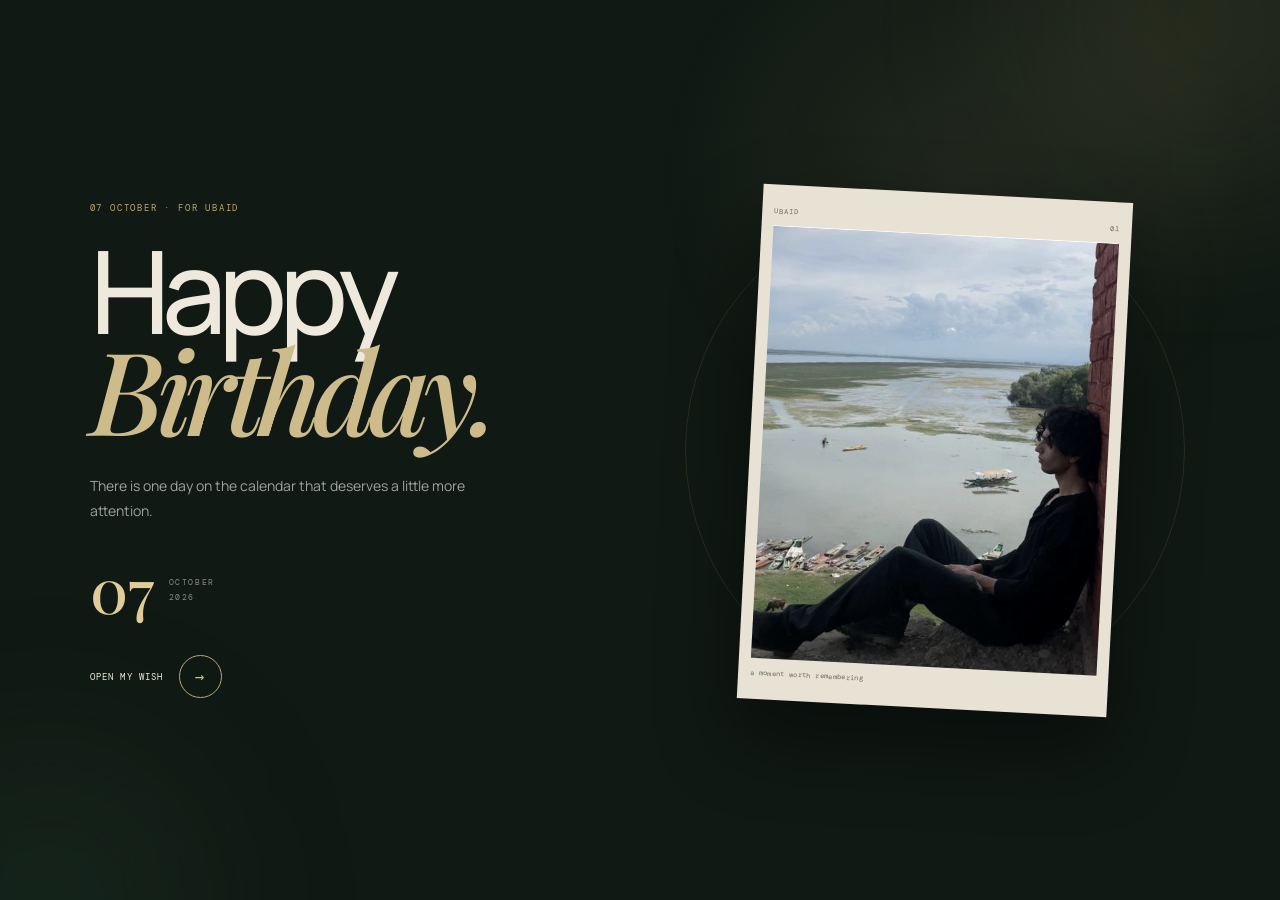
<file: index.html>
<!DOCTYPE html>
<html lang="en">
<head>
    <meta charset="UTF-8">
    <meta name="viewport" content="width=device-width, initial-scale=1.0">

    <title>For Ubaid</title>

    <link rel="stylesheet" href="style7.css">
</head>

<body>

    <div class="background-circle circle-1"></div>
    <div class="background-circle circle-2"></div>

    <main class="home">

        <div class="home-text">

            <p class="small-title">
                07 OCTOBER · FOR UBAID
            </p>

            <h1>
                Happy
                <span>Birthday.</span>
            </h1>

            <p class="intro">
                There is one day on the calendar
                that deserves a little more attention.
            </p>

            <div class="date">
                <strong>07</strong>

                <div>
                    <span>OCTOBER</span>
                    <span>2026</span>
                </div>
            </div>

            <a href="wish.html" class="button">
                <span>Open my wish</span>
                <b>→</b>
            </a>

        </div>


        <div class="photo-area">

            <div class="ring"></div>

            <div class="photo-card">

                <div class="photo-header">
                    <span>UBAID</span>
                    <span>01</span>
                </div>

                <img src="Screenshot 2026-10-06 102409.png"
                >

                <div class="photo-footer">
                    a moment worth remembering
                </div>

            </div>

        </div>

    </main>

</body>
</html>
</file>
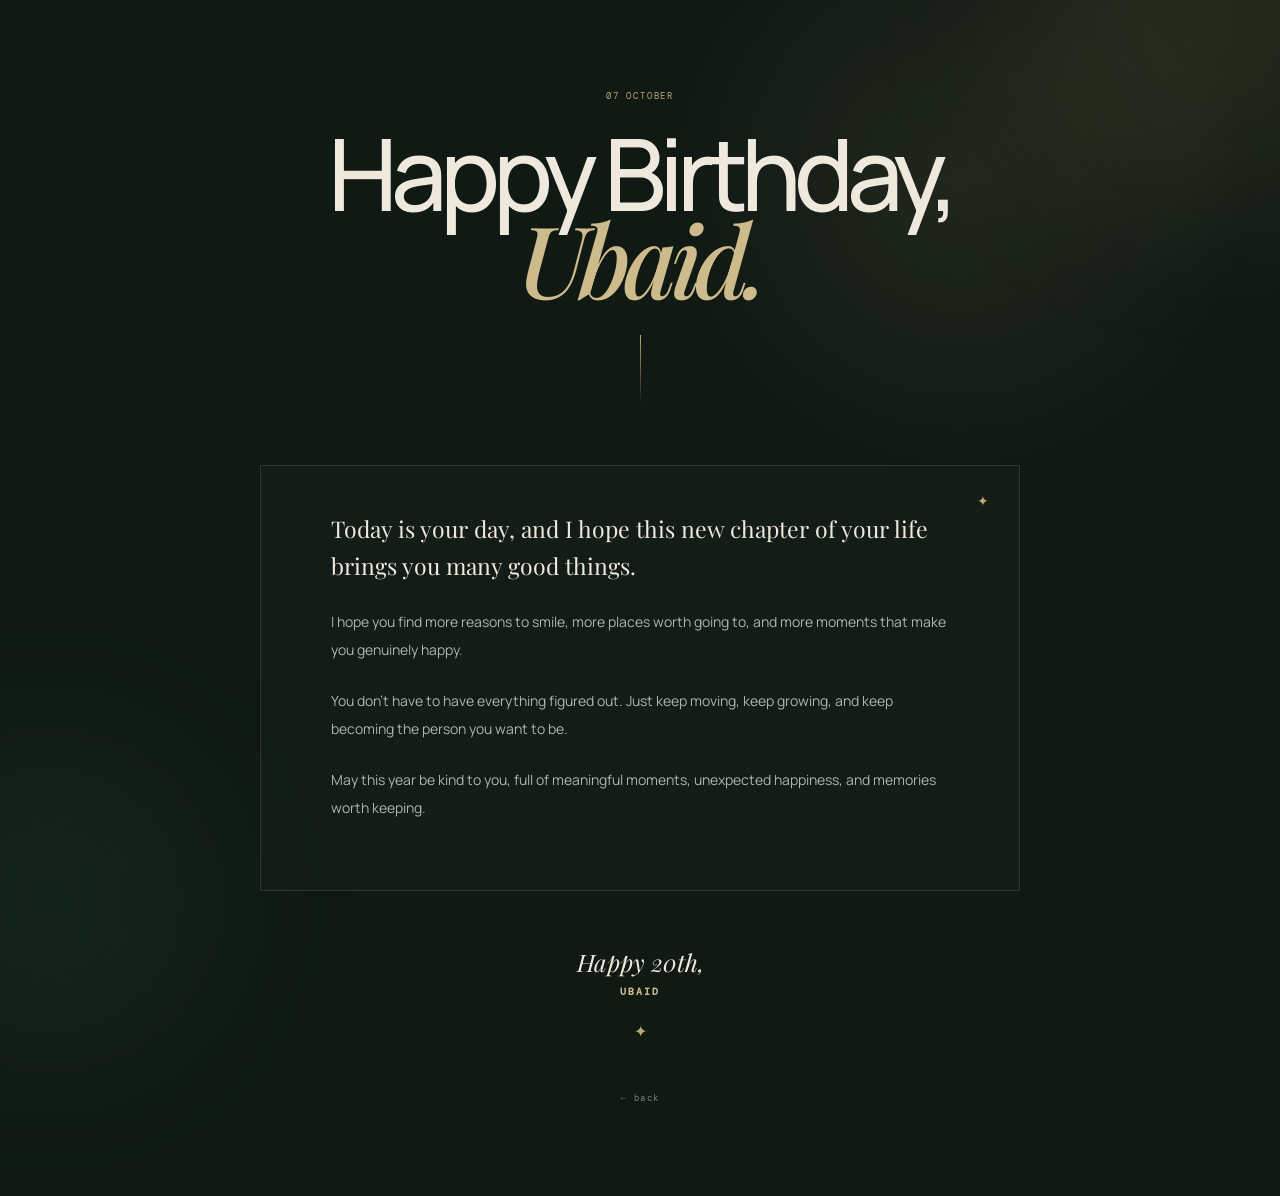
<file: wish.html>
<!DOCTYPE html>
<html lang="en">
<head>
    <meta charset="UTF-8">
    <meta name="viewport" content="width=device-width, initial-scale=1.0">

    <title>Happy Birthday Ubaid</title>

    <link rel="stylesheet" href="style7.css">
</head>

<body class="wish-page">

    <div class="background-circle circle-1"></div>
    <div class="background-circle circle-2"></div>


    <main class="wish">

        <p class="small-title">
            07 OCTOBER
        </p>


        <h1>
            Happy Birthday,
            <span>Ubaid.</span>
        </h1>


        <div class="line"></div>


        <div class="message">

            <p>
                Today is your day, and I hope this
                new chapter of your life brings you
                many good things.
            </p>

            <p>
                I hope you find more reasons to smile,
                more places worth going to, and more
                moments that make you genuinely happy.
            </p>

            <p>
                You don't have to have everything
                figured out. Just keep moving,
                keep growing, and keep becoming
                the person you want to be.
            </p>

            <p>
                May this year be kind to you,
                full of meaningful moments,
                unexpected happiness, and memories
                worth keeping.
            </p>

        </div>


        <div class="closing">

            <span>Happy 20th,</span>

            <strong>
                Ubaid
            </strong>

            <i>✦</i>

        </div>


        <a href="index.html" class="back">
            ← back
        </a>

    </main>

</body>
</html>
</file>
<file: style7.css>
@import url('https://fonts.googleapis.com/css2?family=DM+Mono:wght@400;500&family=Manrope:wght@400;500;600&family=Playfair+Display:ital,wght@0,500;0,600;1,500&display=swap');


/* ================================
   BASIC
================================ */

* {
    margin: 0;
    padding: 0;
    box-sizing: border-box;
}

html {
    scroll-behavior: smooth;
}

body {
    min-height: 100vh;
    background: #101914;
    color: #eee9dc;
    font-family: "Manrope", sans-serif;
    overflow-x: hidden;
}



/* ================================
   BACKGROUND
================================ */

body::before {
    content: "";
    position: fixed;
    inset: 0;

    background:
        radial-gradient(
            circle at 75% 20%,
            rgba(190, 166, 112, 0.10),
            transparent 25%
        );

    pointer-events: none;
}


.background-circle {
    position: fixed;
    border-radius: 50%;
    pointer-events: none;
    filter: blur(80px);
    z-index: -1;
}

.circle-1 {
    width: 350px;
    height: 350px;

    top: -150px;
    right: -100px;

    background: rgba(185, 160, 100, .12);

    animation: moveCircle 8s ease-in-out infinite;
}

.circle-2 {
    width: 300px;
    height: 300px;

    bottom: -150px;
    left: -100px;

    background: rgba(48, 88, 65, .18);

    animation: moveCircle2 10s ease-in-out infinite;
}


@keyframes moveCircle {

    0%, 100% {
        transform: translate(0, 0);
    }

    50% {
        transform: translate(-60px, 50px);
    }
}


@keyframes moveCircle2 {

    0%, 100% {
        transform: translate(0, 0);
    }

    50% {
        transform: translate(60px, -50px);
    }
}



/* ================================
   HOME
================================ */

.home {
    min-height: 100vh;

    width: 86%;
    max-width: 1250px;

    margin: auto;

    display: grid;
    grid-template-columns: 1fr 1fr;

    align-items: center;

    gap: 80px;

    padding: 70px 0;
}



/* ================================
   TEXT
================================ */

.home-text {
    animation: appear 1s ease forwards;
}


.small-title {
    color: #bba873;

    font-family: "DM Mono", monospace;

    font-size: 9px;

    letter-spacing: .2em;

    margin-bottom: 28px;
}


h1 {
    font-size: clamp(70px, 9vw, 120px);

    line-height: .85;

    letter-spacing: -.07em;

    font-weight: 500;
}


h1 span {
    display: block;

    font-family:
        "Playfair Display", serif;

    font-style: italic;

    color: #cdbb8b;
}


.intro {
    max-width: 390px;

    color: #9da49d;

    font-size: 14px;

    line-height: 1.8;

    margin: 35px 0;
}



/* ================================
   DATE
================================ */

.date {
    display: flex;

    align-items: center;

    gap: 15px;

    margin-bottom: 35px;
}


.date strong {
    font-family:
        "Playfair Display", serif;

    color: #e0cc98;

    font-size: 62px;

    font-weight: 500;

    line-height: 1;
}


.date div {
    display: flex;

    flex-direction: column;

    gap: 5px;
}


.date span {
    font-family:
        "DM Mono", monospace;

    font-size: 8px;

    color: #858d85;

    letter-spacing: .2em;
}



/* ================================
   BUTTON
================================ */

.button {
    display: inline-flex;

    align-items: center;

    gap: 15px;

    color: #eee9dc;

    text-decoration: none;

    font-family:
        "DM Mono", monospace;

    font-size: 9px;

    letter-spacing: .13em;

    text-transform: uppercase;

    transition: .3s ease;
}


.button b {
    width: 43px;
    height: 43px;

    border: 1px solid #bba873;

    border-radius: 50%;

    display: flex;

    align-items: center;
    justify-content: center;

    font-size: 16px;

    font-weight: 400;

    color: #cdbb8b;

    transition: .4s ease;
}


.button:hover {
    transform: translateX(7px);
}


.button:hover b {
    transform: rotate(45deg);

    background:
        rgba(187, 168, 115, .12);
}



/* ================================
   PHOTO
================================ */

.photo-area {
    height: 620px;

    display: flex;

    align-items: center;
    justify-content: center;

    position: relative;

    animation:
        appear 1.2s ease .2s both;
}


.photo-card {
    width: min(370px, 80%);

    background: #e8e2d5;

    padding: 12px;

    box-shadow:
        0 35px 80px
        rgba(0,0,0,.45);

    transform: rotate(3deg);

    animation:
        floating 5s ease-in-out infinite;

    position: relative;

    z-index: 2;
}


.photo-card img {
    display: block;

    width: 100%;

    aspect-ratio: 4 / 5;

    object-fit: cover;

    filter:
        saturate(.75)
        contrast(1.02);
}


.photo-header,
.photo-footer {
    height: 29px;

    display: flex;

    align-items: center;

    justify-content: space-between;

    color: #656a62;

    font-family:
        "DM Mono", monospace;

    font-size: 7px;

    letter-spacing: .13em;
}


.photo-footer {
    justify-content: flex-start;

    letter-spacing: .05em;
}


@keyframes floating {

    0%, 100% {
        transform:
            rotate(3deg)
            translateY(0);
    }

    50% {
        transform:
            rotate(1deg)
            translateY(-16px);
    }
}



/* ================================
   RING
================================ */

.ring {
    position: absolute;

    width: 500px;
    height: 500px;

    border: 1px solid
        rgba(190,166,112,.15);

    border-radius: 50%;

    animation:
        rotateRing 20s linear infinite;
}


.ring::after {
    content: "";

    position: absolute;

    width: 7px;
    height: 7px;

    border-radius: 50%;

    background: #cdbb8b;

    top: 30px;
    left: 50%;

    box-shadow:
        0 0 15px
        rgba(205,187,139,.8);
}


@keyframes rotateRing {

    from {
        transform: rotate(0deg);
    }

    to {
        transform: rotate(360deg);
    }
}



/* ================================
   PAGE 2
================================ */

.wish-page {
    display: flex;

    align-items: center;
    justify-content: center;

    padding: 90px 20px;
}


.wish {
    width: min(760px, 90%);

    text-align: center;

    animation:
        appear 1s ease forwards;
}


.wish h1 {
    font-size:
        clamp(58px, 9vw, 100px);

    margin-bottom: 35px;
}


.wish h1 span {
    display: block;
}


.line {
    width: 1px;
    height: 70px;

    margin:
        0 auto 60px;

    background:
        linear-gradient(
            to bottom,
            #bba873,
            transparent
        );
}


.message {
    text-align: left;

    padding:
        45px
        clamp(25px, 6vw, 70px);

    border:
        1px solid
        rgba(238,233,220,.12);

    background:
        rgba(22,32,26,.55);

    position: relative;
}


.message::before {
    content: "✦";

    position: absolute;

    top: 25px;
    right: 30px;

    color: #bba873;

    font-size: 14px;

    animation:
        sparkle 2s ease-in-out infinite;
}


.message p {
    color: #aeb5ad;

    font-size: 14px;

    line-height: 2;

    margin-bottom: 23px;
}


.message p:first-child {
    color: #eee9dc;

    font-family:
        "Playfair Display", serif;

    font-size: 23px;

    line-height: 1.6;
}


.closing {
    margin-top: 55px;

    display: flex;

    flex-direction: column;

    align-items: center;

    gap: 7px;
}


.closing span {
    font-family:
        "Playfair Display", serif;

    font-style: italic;

    font-size: 24px;
}


.closing strong {
    color: #cdbb8b;

    font-family:
        "DM Mono", monospace;

    font-size: 10px;

    letter-spacing: .2em;

    text-transform: uppercase;
}


.closing i {
    color: #bba873;

    margin-top: 15px;

    font-style: normal;

    animation:
        sparkle 2.5s ease-in-out infinite;
}


.back {
    display: inline-block;

    margin-top: 50px;

    color: #777f77;

    text-decoration: none;

    font-family:
        "DM Mono", monospace;

    font-size: 9px;

    letter-spacing: .15em;

    transition: .3s;
}


.back:hover {
    color: #cdbb8b;
}


@keyframes sparkle {

    0%, 100% {
        opacity: .35;
        transform: scale(.9);
    }

    50% {
        opacity: 1;
        transform: scale(1.3);
    }
}



/* ================================
   APPEAR
================================ */

@keyframes appear {

    from {
        opacity: 0;

        transform:
            translateY(25px);
    }

    to {
        opacity: 1;

        transform:
            translateY(0);
    }
}



/* ================================
   MOBILE
================================ */

@media (max-width: 800px) {

    .home {
        grid-template-columns: 1fr;

        text-align: center;

        padding:
            100px 0 60px;

        gap: 40px;
    }


    .intro {
        margin-left: auto;
        margin-right: auto;
    }


    .date {
        justify-content: center;
    }


    .photo-area {
        height: 480px;
    }


    .photo-card {
        width: 280px;
    }


    .ring {
        width: 370px;
        height: 370px;
    }

}


@media (max-width: 500px) {

    h1 {
        font-size: 64px;
    }


    .photo-area {
        height: 410px;
    }


    .photo-card {
        width: 245px;
    }


    .ring {
        width: 310px;
        height: 310px;
    }


    .message {
        padding:
            35px 23px;
    }


    .message p {
        font-size: 13px;
    }


    .message p:first-child {
        font-size: 20px;
    }

}
</file>
